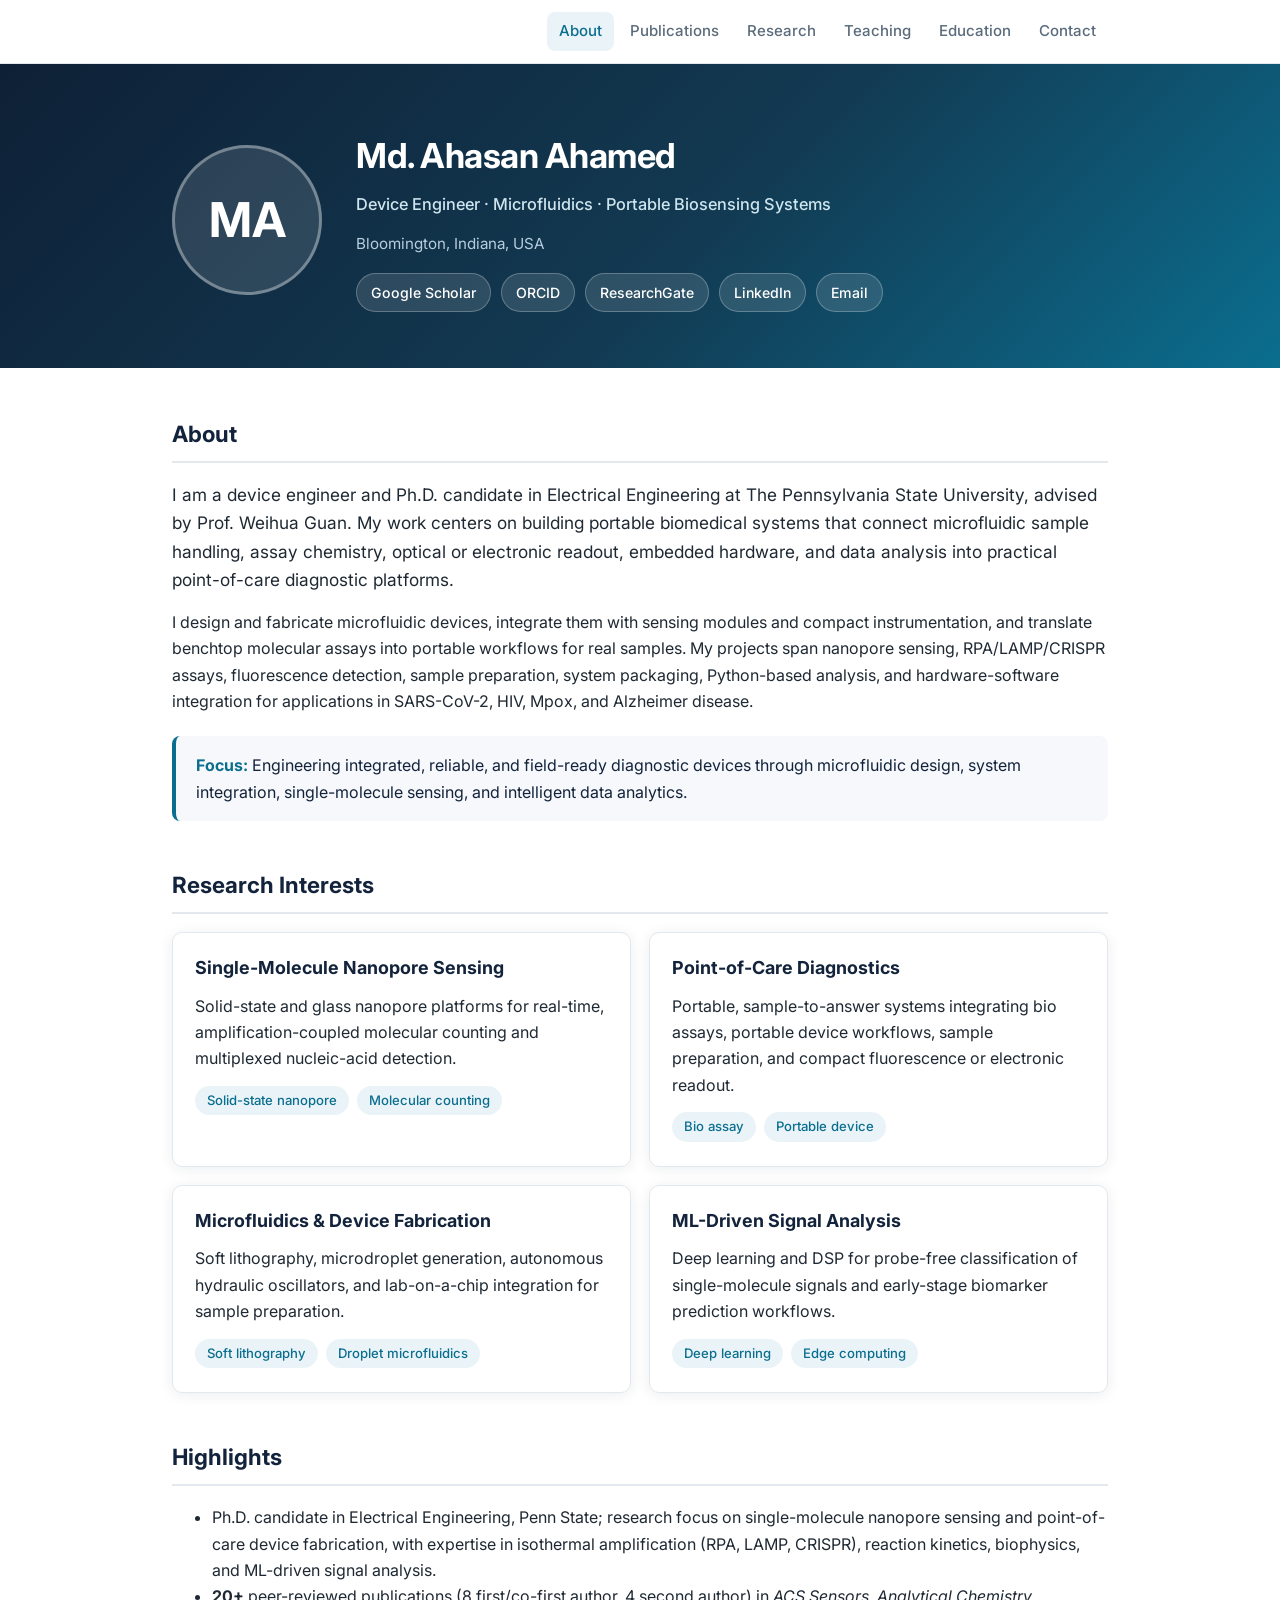
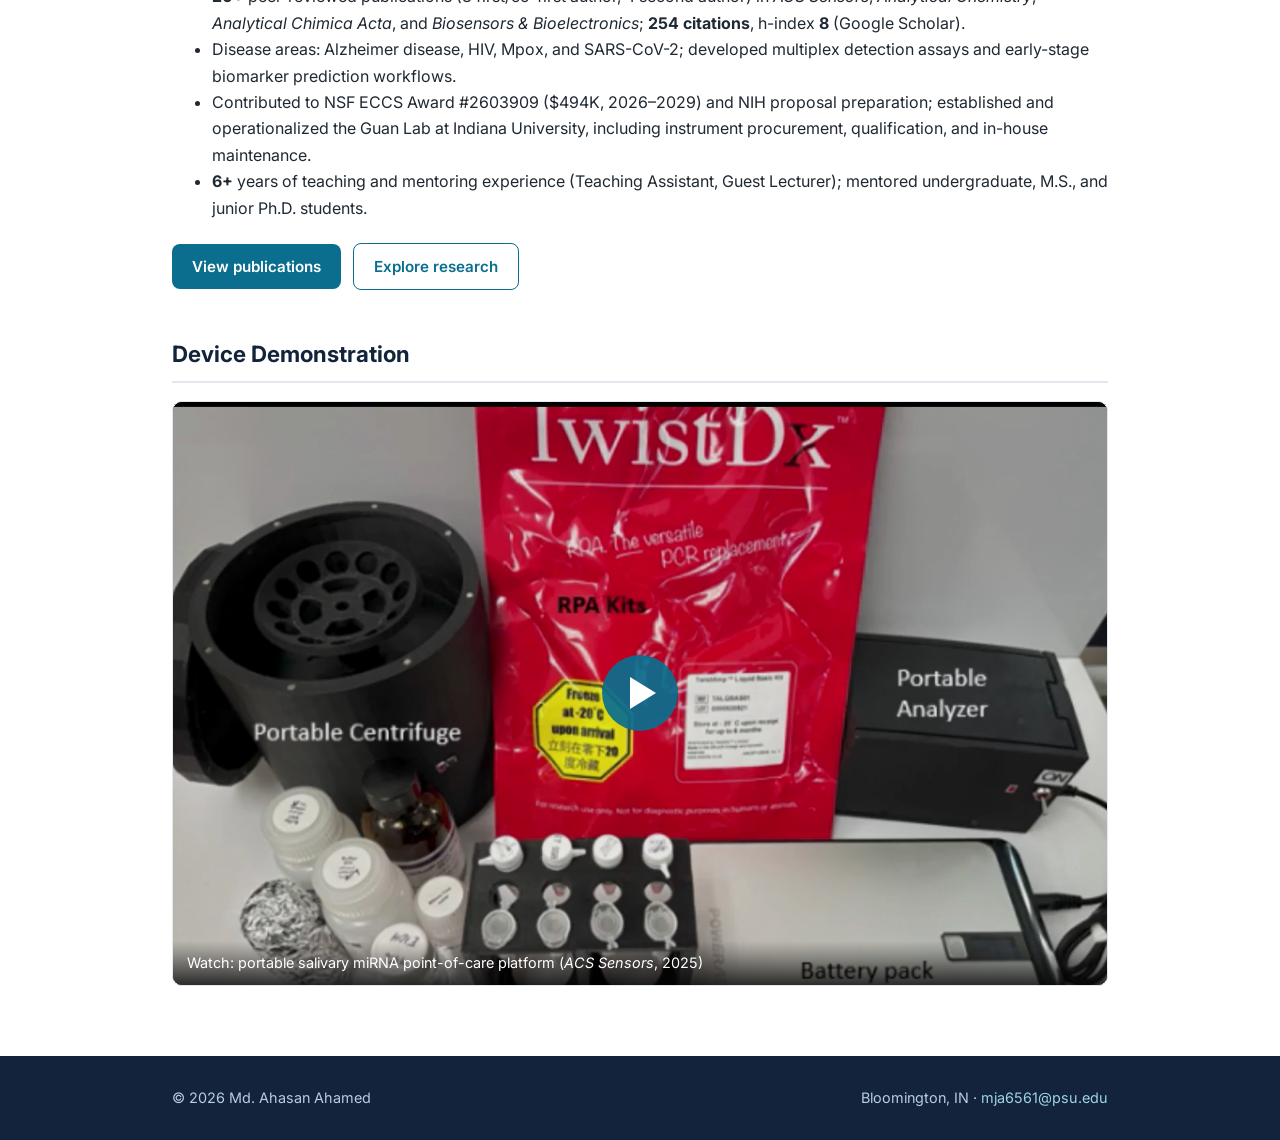
<file: index.html>
<!DOCTYPE html>
<html lang="en">
<head>
<meta charset="UTF-8">
<meta name="viewport" content="width=device-width, initial-scale=1">
<title>Md. Ahasan Ahamed | Biosensing &amp; Diagnostics</title>
<meta name="description" content="Md. Ahasan Ahamed — Ph.D. candidate in Electrical Engineering (Penn State). Single-molecule nanopore sensing, point-of-care diagnostics, microfluidics, biosensing.">
<meta name="author" content="Md. Ahasan Ahamed">
<link rel="preconnect" href="https://fonts.googleapis.com">
<link href="https://fonts.googleapis.com/css2?family=Inter:wght@400;500;600;700&display=swap" rel="stylesheet">
<style>
/* ===========================================================
   Md. Ahasan Ahamed — Academic Website — shared stylesheet
   =========================================================== */
:root{
  --navy:#12233b; --accent:#0b6e8f; --accent-2:#12a1c9;
  --ink:#1f2933; --muted:#5b6b7b; --line:#e3e8ee;
  --bg:#ffffff; --bg-soft:#f6f8fb; --chip:#eaf4f8;
  --maxw:980px; --radius:10px; --shadow:0 2px 14px rgba(18,35,59,.08);
}
*{box-sizing:border-box}
html{scroll-behavior:smooth}
body{margin:0;font-family:"Inter",-apple-system,BlinkMacSystemFont,"Segoe UI",Roboto,Helvetica,Arial,sans-serif;
  color:var(--ink);background:var(--bg);line-height:1.65;font-size:16px;-webkit-font-smoothing:antialiased}
a{color:var(--accent);text-decoration:none}
a:hover{text-decoration:underline}
img{max-width:100%}
.container{max-width:var(--maxw);margin:0 auto;padding:0 22px}

/* Navbar */
.navbar{position:sticky;top:0;z-index:50;background:rgba(255,255,255,.92);
  backdrop-filter:saturate(180%) blur(8px);border-bottom:1px solid var(--line)}
.nav-inner{max-width:var(--maxw);margin:0 auto;padding:12px 22px;display:flex;
  align-items:center;justify-content:space-between;gap:16px}
.brand{font-weight:700;color:var(--navy);font-size:1.05rem;letter-spacing:.2px}
.brand span{color:var(--accent)}
.nav-links{display:flex;flex-wrap:wrap;gap:4px;list-style:none;margin:0;padding:0}
.nav-links a{display:inline-block;padding:7px 12px;border-radius:8px;color:var(--muted);font-weight:500;font-size:.94rem}
.nav-links a:hover{background:var(--bg-soft);color:var(--navy);text-decoration:none}
.nav-links a.active{color:var(--accent);background:var(--chip)}
.nav-toggle{display:none;background:none;border:1px solid var(--line);border-radius:8px;
  padding:6px 10px;font-size:1.1rem;cursor:pointer;color:var(--navy)}

/* Hero */
.hero{background:linear-gradient(135deg,#0e2036 0%,#123a52 55%,#0b6e8f 100%);color:#fff;padding:64px 0 56px}
.hero-inner{max-width:var(--maxw);margin:0 auto;padding:0 22px;display:grid;
  grid-template-columns:150px 1fr;gap:34px;align-items:center}
.avatar{width:150px;height:150px;border-radius:50%;background:rgba(255,255,255,.12);
  border:3px solid rgba(255,255,255,.35);display:flex;align-items:center;justify-content:center;
  font-size:3rem;font-weight:700;color:#fff;overflow:hidden}
.hero h1{margin:0 0 6px;font-size:2.15rem;letter-spacing:-.5px}
.hero .tagline{margin:0 0 14px;color:#cfe6ef;font-weight:500;font-size:1.02rem}
.hero .loc{color:#b7cede;font-size:.95rem;margin:0 0 16px}
.hero-links{display:flex;flex-wrap:wrap;gap:10px}
.hero-links a{display:inline-block;background:rgba(255,255,255,.12);border:1px solid rgba(255,255,255,.25);
  color:#fff;padding:7px 14px;border-radius:20px;font-size:.88rem;font-weight:500}
.hero-links a:hover{background:rgba(255,255,255,.24);text-decoration:none}

/* Sections */
main{padding:48px 0 60px}
section{margin-bottom:46px}
.page-title{font-size:1.9rem;color:var(--navy);margin:0 0 6px;letter-spacing:-.4px}
.page-sub{color:var(--muted);margin:0 0 30px}
h2.section-title{font-size:1.4rem;color:var(--navy);margin:0 0 18px;padding-bottom:8px;border-bottom:2px solid var(--line)}
h3{color:var(--navy);font-size:1.12rem;margin:26px 0 10px}
p{margin:0 0 14px}
.lead{font-size:1.08rem;color:var(--ink)}
.mission{background:var(--bg-soft);border-left:4px solid var(--accent);padding:16px 20px;
  border-radius:8px;margin:22px 0;color:var(--navy)}
.mission strong{color:var(--accent)}

/* Stats */
.stats{display:grid;grid-template-columns:repeat(4,1fr);gap:16px;margin:28px 0}
.stat{background:var(--bg-soft);border:1px solid var(--line);border-radius:var(--radius);padding:18px 14px;text-align:center}
.stat .num{font-size:1.7rem;font-weight:700;color:var(--accent);line-height:1.1}
.stat .lbl{font-size:.85rem;color:var(--muted);margin-top:4px}

/* Cards */
.cards{display:grid;grid-template-columns:repeat(2,1fr);gap:18px}
.card{background:#fff;border:1px solid var(--line);border-radius:var(--radius);padding:20px 22px;box-shadow:var(--shadow)}
.card h3{margin-top:0}
.chips{display:flex;flex-wrap:wrap;gap:8px;margin:10px 0 4px}
.chip{background:var(--chip);color:var(--accent);border-radius:16px;padding:4px 12px;font-size:.82rem;font-weight:500}

/* Timeline */
.timeline{border-left:2px solid var(--line);margin-left:6px;padding-left:24px}
.tl-item{position:relative;margin-bottom:26px}
.tl-item::before{content:"";position:absolute;left:-31px;top:5px;width:12px;height:12px;
  background:var(--accent);border-radius:50%;border:2px solid #fff;box-shadow:0 0 0 2px var(--accent)}
.tl-item .when{font-size:.85rem;color:var(--accent);font-weight:600}
.tl-item h3{margin:2px 0 2px}
.tl-item .where{color:var(--muted);font-size:.95rem;margin-bottom:6px}
.tl-item ul{margin:6px 0 0;padding-left:18px}
.tl-item li{margin-bottom:4px}

/* Publications */
.pub-group{margin-bottom:34px}
.pub-list{list-style:none;margin:0;padding:0}
.pub{display:flex;gap:14px;padding:16px 0;border-bottom:1px solid var(--line)}
.pub .idx{flex:0 0 30px;font-weight:700;color:var(--accent);font-size:.95rem}
.pub .body{flex:1}
.pub .authors{color:var(--muted);font-size:.94rem}
.pub .authors .me{color:var(--navy);font-weight:700}
.pub .venue{font-style:italic;color:var(--navy)}
.pub .meta{display:flex;flex-wrap:wrap;gap:8px;align-items:center;margin-top:6px}
.badge{font-size:.74rem;font-weight:600;padding:2px 9px;border-radius:12px;text-transform:uppercase;letter-spacing:.4px}
.badge.date{background:var(--chip);color:var(--accent)}
.badge.review{background:#fff4e5;color:#b5651d}
.badge.doi{background:#eef2f7;color:var(--muted)}
.badge.doi a{color:var(--muted)}

/* Contact */
.contact-grid{display:grid;grid-template-columns:1fr 1fr;gap:22px}
.info-row{display:flex;gap:10px;margin-bottom:12px}
.info-row .k{font-weight:600;color:var(--navy);min-width:84px}
.ref-card{background:var(--bg-soft);border:1px solid var(--line);border-radius:var(--radius);padding:16px 18px;margin-bottom:14px}
.ref-card .name{font-weight:700;color:var(--navy)}
.ref-card .role{color:var(--muted);font-size:.92rem}

/* Buttons */
.btn{display:inline-block;background:var(--accent);color:#fff;padding:10px 20px;border-radius:8px;font-weight:600;font-size:.95rem}
.btn:hover{background:#095b76;text-decoration:none}
.btn.ghost{background:transparent;color:var(--accent);border:1px solid var(--accent)}
.btn.ghost:hover{background:var(--chip)}

/* Footer */
footer{background:var(--navy);color:#b7cede;padding:30px 0;font-size:.9rem}
footer .container{display:flex;flex-wrap:wrap;justify-content:space-between;gap:14px}
footer a{color:#9ed4e6}

/* Responsive */
@media (max-width:760px){
  .nav-toggle{display:block}
  .nav-links{display:none;width:100%;flex-direction:column;padding-top:10px}
  .nav-links.open{display:flex}
  .nav-inner{flex-wrap:wrap}
  .hero-inner{grid-template-columns:1fr;text-align:center;justify-items:center;gap:20px}
  .hero-links{justify-content:center}
  .stats{grid-template-columns:repeat(2,1fr)}
  .cards{grid-template-columns:1fr}
  .contact-grid{grid-template-columns:1fr}
}

/* --- Revision additions --- */
.scholar-cta{display:flex;flex-wrap:wrap;align-items:center;gap:14px;background:var(--bg-soft);
  border:1px solid var(--line);border-left:4px solid var(--accent);border-radius:10px;padding:16px 20px;margin:0 0 30px}
.scholar-cta .txt{flex:1;min-width:220px;color:var(--navy)}
.pub-year{font-size:1.05rem;color:var(--accent);font-weight:700;margin:26px 0 4px;
  padding-bottom:4px;border-bottom:1px solid var(--line)}
.proj{display:grid;grid-template-columns:260px 1fr;gap:22px;align-items:start;margin-bottom:34px}
.proj.rev{grid-template-columns:1fr 260px}
.proj.rev .fig{order:2}
.fig{border:1px solid var(--line);border-radius:10px;overflow:hidden;background:var(--bg-soft)}
.fig img{display:block;width:100%;height:auto}
.fig .cap{font-size:.78rem;color:var(--muted);padding:8px 10px;border-top:1px solid var(--line)}
.fig-ph{display:flex;align-items:center;justify-content:center;text-align:center;min-height:170px;
  color:var(--muted);font-size:.85rem;padding:16px;background:repeating-linear-gradient(45deg,#f2f6fa,#f2f6fa 10px,#eef3f8 10px,#eef3f8 20px)}
.proj h3{margin-top:0}
.course{margin:0 0 6px}
.course-role{color:var(--muted);font-size:.9rem;margin:0 0 10px}
hr.sep{border:none;border-top:1px solid var(--line);margin:28px 0}
@media (max-width:760px){.proj,.proj.rev{grid-template-columns:1fr}.proj.rev .fig{order:0}}

/* --- pub thumbnails --- */
.pub-thumb{float:right;width:118px;height:auto;margin:2px 0 8px 16px;border:1px solid var(--line);border-radius:6px;background:#fff}
@media (max-width:520px){.pub-thumb{float:none;display:block;width:100%;max-width:220px;margin:8px 0}}

/* --- featured video --- */
.video-feature{margin:0 0 10px}
.video-feature video{width:100%;aspect-ratio:8/5;background:#000;border-radius:10px;border:1px solid var(--line);display:block}
.video-feature .cap{font-size:.85rem;color:var(--muted);margin-top:8px;text-align:center}

/* --- video poster link --- */
.video-link{position:relative;display:block;width:100%;aspect-ratio:8/5;border-radius:10px;overflow:hidden;border:1px solid var(--line);background:#000}
.video-link img{width:100%;height:100%;object-fit:cover;display:block;opacity:.9}
.video-link .play{position:absolute;top:50%;left:50%;transform:translate(-50%,-50%);
  width:76px;height:76px;border-radius:50%;background:rgba(11,110,143,.92);display:flex;align-items:center;justify-content:center}
.video-link .play::after{content:"";border-style:solid;border-width:16px 0 16px 26px;border-color:transparent transparent transparent #fff;margin-left:6px}
.video-link:hover .play{background:rgba(9,91,118,.98)}
.video-link .ov{position:absolute;left:0;right:0;bottom:0;padding:10px 14px;color:#fff;font-size:.9rem;
  background:linear-gradient(transparent,rgba(0,0,0,.7))}

</style>
</head>
<body>
<nav class="navbar">
  <div class="nav-inner">
    <a class="brand" href="index.html" aria-label="Home"></a>
    <button class="nav-toggle" aria-label="Menu">&#9776;</button>
    <ul class="nav-links">
      <li><a href="index.html" class="active">About</a></li>
      <li><a href="publications.html">Publications</a></li>
      <li><a href="research.html">Research</a></li>
      <li><a href="teaching.html">Teaching</a></li>
      <li><a href="education.html">Education</a></li>
      <li><a href="contact.html">Contact</a></li>
    </ul>
  </div>
</nav>

<header class="hero">
  <div class="hero-inner">
    <div class="avatar" id="avatar">MA</div>
    <div>
      <h1>Md. Ahasan Ahamed</h1>
      <p class="tagline">Device Engineer &middot; Microfluidics &middot; Portable Biosensing Systems</p>
      <p class="loc">Bloomington, Indiana, USA</p>
      <div class="hero-links">
        <a href="https://scholar.google.com/citations?user=elt2-ZsAAAAJ&hl=en" target="_blank" rel="noopener">Google Scholar</a>
        <a href="https://orcid.org/0009-0006-9962-2994" target="_blank" rel="noopener">ORCID</a>
        <a href="https://www.researchgate.net/profile/Md-Ahamed-3?ev=hdr_xprf" target="_blank" rel="noopener">ResearchGate</a>
        <a href="https://www.linkedin.com/" target="_blank" rel="noopener">LinkedIn</a>
        <a href="mailto:mja6561@psu.edu">Email</a>
      </div>
    </div>
  </div>
</header>

<main>
<div class="container">

  <section>
    <h2 class="section-title">About</h2>
    <p class="lead">I am a device engineer and Ph.D. candidate in Electrical Engineering at The Pennsylvania State University, advised by Prof. Weihua Guan. My work centers on building portable biomedical systems that connect microfluidic sample handling, assay chemistry, optical or electronic readout, embedded hardware, and data analysis into practical point-of-care diagnostic platforms.</p>
    <p>I design and fabricate microfluidic devices, integrate them with sensing modules and compact instrumentation, and translate benchtop molecular assays into portable workflows for real samples. My projects span nanopore sensing, RPA/LAMP/CRISPR assays, fluorescence detection, sample preparation, system packaging, Python-based analysis, and hardware-software integration for applications in SARS-CoV-2, HIV, Mpox, and Alzheimer disease.</p>
    <div class="mission">
      <strong>Focus:</strong> Engineering integrated, reliable, and field-ready diagnostic devices through microfluidic design, system integration, single-molecule sensing, and intelligent data analytics.
    </div>
  </section>

  <section>
    <h2 class="section-title">Research Interests</h2>
    <div class="cards">
      <div class="card">
        <h3>Single-Molecule Nanopore Sensing</h3>
        <p>Solid-state and glass nanopore platforms for real-time, amplification-coupled molecular counting and multiplexed nucleic-acid detection.</p>
        <div class="chips"><span class="chip">Solid-state nanopore</span><span class="chip">Molecular counting</span></div>
      </div>
      <div class="card">
        <h3>Point-of-Care Diagnostics</h3>
        <p>Portable, sample-to-answer systems integrating bio assays, portable device workflows, sample preparation, and compact fluorescence or electronic readout.</p>
        <div class="chips"><span class="chip">Bio assay</span><span class="chip">Portable device</span></div>
      </div>
      <div class="card">
        <h3>Microfluidics &amp; Device Fabrication</h3>
        <p>Soft lithography, microdroplet generation, autonomous hydraulic oscillators, and lab-on-a-chip integration for sample preparation.</p>
        <div class="chips"><span class="chip">Soft lithography</span><span class="chip">Droplet microfluidics</span></div>
      </div>
      <div class="card">
        <h3>ML-Driven Signal Analysis</h3>
        <p>Deep learning and DSP for probe-free classification of single-molecule signals and early-stage biomarker prediction workflows.</p>
        <div class="chips"><span class="chip">Deep learning</span><span class="chip">Edge computing</span></div>
      </div>
    </div>
  </section>

  <section>
    <h2 class="section-title">Highlights</h2>
    <ul>
      <li>Ph.D. candidate in Electrical Engineering, Penn State; research focus on single-molecule nanopore sensing and point-of-care device fabrication, with expertise in isothermal amplification (RPA, LAMP, CRISPR), reaction kinetics, biophysics, and ML-driven signal analysis.</li>
      <li><strong>20+</strong> peer-reviewed publications (8 first/co-first author, 4 second author) in <em>ACS Sensors</em>, <em>Analytical Chemistry</em>, <em>Analytical Chimica Acta</em>, and <em>Biosensors &amp; Bioelectronics</em>; <strong>254 citations</strong>, h-index <strong>8</strong> (Google Scholar).</li>
      <li>Disease areas: Alzheimer disease, HIV, Mpox, and SARS-CoV-2; developed multiplex detection assays and early-stage biomarker prediction workflows.</li>
      <li>Contributed to NSF ECCS Award #2603909 ($494K, 2026&ndash;2029) and NIH proposal preparation; established and operationalized the Guan Lab at Indiana University, including instrument procurement, qualification, and in-house maintenance.</li>
      <li><strong>6+</strong> years of teaching and mentoring experience (Teaching Assistant, Guest Lecturer); mentored undergraduate, M.S., and junior Ph.D. students.</li>
    </ul>
    <p style="margin-top:22px"><a class="btn" href="publications.html">View publications</a> &nbsp; <a class="btn ghost" href="research.html">Explore research</a></p>
  </section>

  <section class="video-feature">
    <h2 class="section-title">Device Demonstration</h2>
    <a class="video-link" href="https://pubs.acs.org/doi/suppl/10.1021/acssensors.5c01275/suppl_file/se5c01275_si_002.mp4" target="_blank" rel="noopener" aria-label="Play demonstration video">
      <img src="assets/home/device-video-poster.png" alt="Portable diagnostic device setup with centrifuge, RPA reagents, analyzer, and battery pack">
      <span class="play"></span>
      <span class="ov">Watch: portable salivary miRNA point-of-care platform (<em>ACS Sensors</em>, 2025)</span>
    </a>
  </section>

</div>
</main>

<footer>
  <div class="container">
    <div>&copy; 2026 Md. Ahasan Ahamed</div>
    <div>Bloomington, IN &middot; <a href="mailto:mja6561@psu.edu">mja6561@psu.edu</a></div>
  </div>
</footer>
<script>
// mobile nav toggle
document.addEventListener('DOMContentLoaded',function(){
  var t=document.querySelector('.nav-toggle');
  var l=document.querySelector('.nav-links');
  if(t&&l){t.addEventListener('click',function(){l.classList.toggle('open');});}
});

</script>
</body>
</html>
</file>
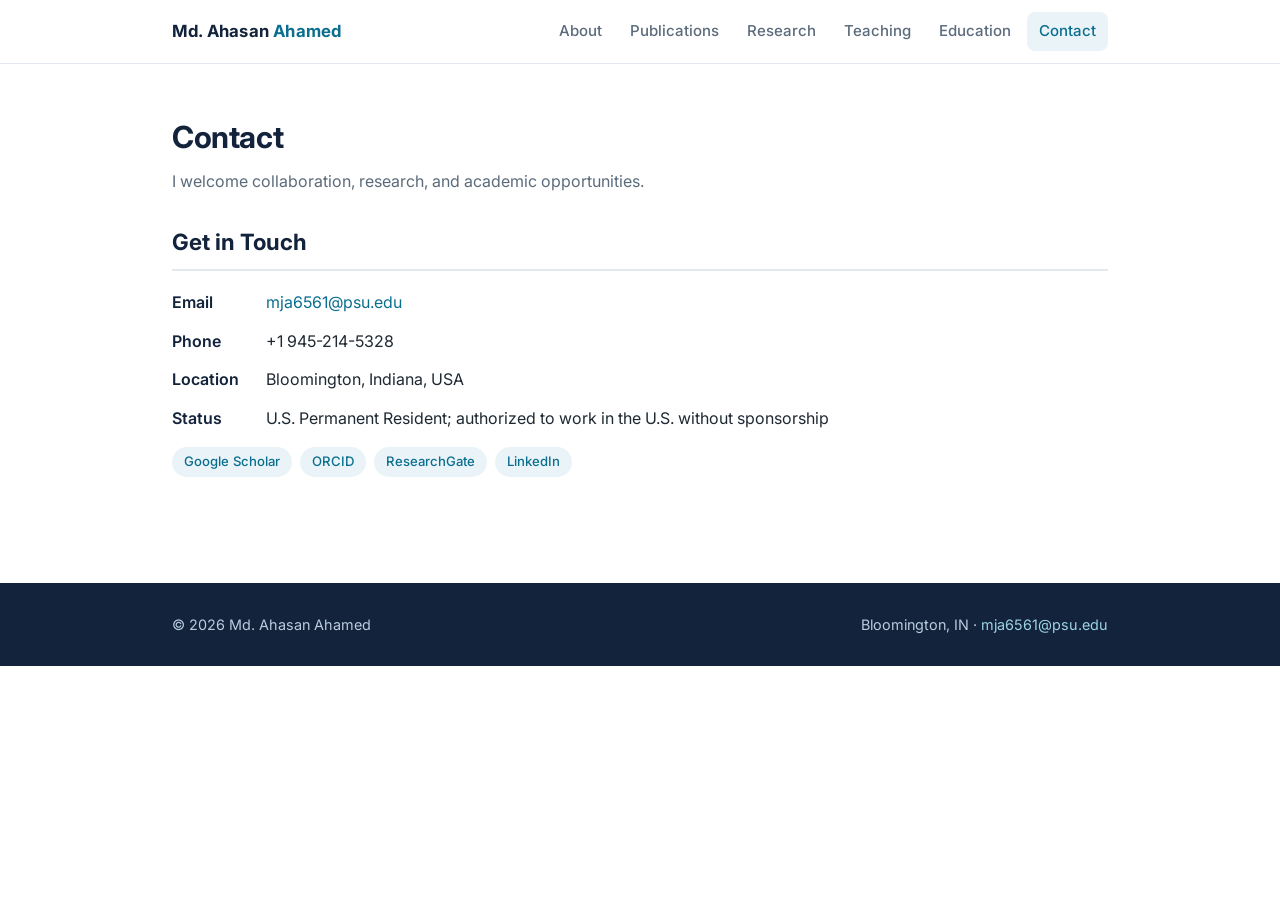
<file: contact.html>
<!DOCTYPE html>
<html lang="en">
<head>
<meta charset="UTF-8">
<meta name="viewport" content="width=device-width, initial-scale=1">
<title>Contact | Md. Ahasan Ahamed</title>
<meta name="description" content="Contact information for Md. Ahasan Ahamed.">
<link rel="preconnect" href="https://fonts.googleapis.com">
<link href="https://fonts.googleapis.com/css2?family=Inter:wght@400;500;600;700&display=swap" rel="stylesheet">
<style>
/* ===========================================================
   Md. Ahasan Ahamed — Academic Website — shared stylesheet
   =========================================================== */
:root{
  --navy:#12233b; --accent:#0b6e8f; --accent-2:#12a1c9;
  --ink:#1f2933; --muted:#5b6b7b; --line:#e3e8ee;
  --bg:#ffffff; --bg-soft:#f6f8fb; --chip:#eaf4f8;
  --maxw:980px; --radius:10px; --shadow:0 2px 14px rgba(18,35,59,.08);
}
*{box-sizing:border-box}
html{scroll-behavior:smooth}
body{margin:0;font-family:"Inter",-apple-system,BlinkMacSystemFont,"Segoe UI",Roboto,Helvetica,Arial,sans-serif;
  color:var(--ink);background:var(--bg);line-height:1.65;font-size:16px;-webkit-font-smoothing:antialiased}
a{color:var(--accent);text-decoration:none}
a:hover{text-decoration:underline}
img{max-width:100%}
.container{max-width:var(--maxw);margin:0 auto;padding:0 22px}

/* Navbar */
.navbar{position:sticky;top:0;z-index:50;background:rgba(255,255,255,.92);
  backdrop-filter:saturate(180%) blur(8px);border-bottom:1px solid var(--line)}
.nav-inner{max-width:var(--maxw);margin:0 auto;padding:12px 22px;display:flex;
  align-items:center;justify-content:space-between;gap:16px}
.brand{font-weight:700;color:var(--navy);font-size:1.05rem;letter-spacing:.2px}
.brand span{color:var(--accent)}
.nav-links{display:flex;flex-wrap:wrap;gap:4px;list-style:none;margin:0;padding:0}
.nav-links a{display:inline-block;padding:7px 12px;border-radius:8px;color:var(--muted);font-weight:500;font-size:.94rem}
.nav-links a:hover{background:var(--bg-soft);color:var(--navy);text-decoration:none}
.nav-links a.active{color:var(--accent);background:var(--chip)}
.nav-toggle{display:none;background:none;border:1px solid var(--line);border-radius:8px;
  padding:6px 10px;font-size:1.1rem;cursor:pointer;color:var(--navy)}

/* Hero */
.hero{background:linear-gradient(135deg,#0e2036 0%,#123a52 55%,#0b6e8f 100%);color:#fff;padding:64px 0 56px}
.hero-inner{max-width:var(--maxw);margin:0 auto;padding:0 22px;display:grid;
  grid-template-columns:150px 1fr;gap:34px;align-items:center}
.avatar{width:150px;height:150px;border-radius:50%;background:rgba(255,255,255,.12);
  border:3px solid rgba(255,255,255,.35);display:flex;align-items:center;justify-content:center;
  font-size:3rem;font-weight:700;color:#fff;overflow:hidden}
.hero h1{margin:0 0 6px;font-size:2.15rem;letter-spacing:-.5px}
.hero .tagline{margin:0 0 14px;color:#cfe6ef;font-weight:500;font-size:1.02rem}
.hero .loc{color:#b7cede;font-size:.95rem;margin:0 0 16px}
.hero-links{display:flex;flex-wrap:wrap;gap:10px}
.hero-links a{display:inline-block;background:rgba(255,255,255,.12);border:1px solid rgba(255,255,255,.25);
  color:#fff;padding:7px 14px;border-radius:20px;font-size:.88rem;font-weight:500}
.hero-links a:hover{background:rgba(255,255,255,.24);text-decoration:none}

/* Sections */
main{padding:48px 0 60px}
section{margin-bottom:46px}
.page-title{font-size:1.9rem;color:var(--navy);margin:0 0 6px;letter-spacing:-.4px}
.page-sub{color:var(--muted);margin:0 0 30px}
h2.section-title{font-size:1.4rem;color:var(--navy);margin:0 0 18px;padding-bottom:8px;border-bottom:2px solid var(--line)}
h3{color:var(--navy);font-size:1.12rem;margin:26px 0 10px}
p{margin:0 0 14px}
.lead{font-size:1.08rem;color:var(--ink)}
.mission{background:var(--bg-soft);border-left:4px solid var(--accent);padding:16px 20px;
  border-radius:8px;margin:22px 0;color:var(--navy)}
.mission strong{color:var(--accent)}

/* Stats */
.stats{display:grid;grid-template-columns:repeat(4,1fr);gap:16px;margin:28px 0}
.stat{background:var(--bg-soft);border:1px solid var(--line);border-radius:var(--radius);padding:18px 14px;text-align:center}
.stat .num{font-size:1.7rem;font-weight:700;color:var(--accent);line-height:1.1}
.stat .lbl{font-size:.85rem;color:var(--muted);margin-top:4px}

/* Cards */
.cards{display:grid;grid-template-columns:repeat(2,1fr);gap:18px}
.card{background:#fff;border:1px solid var(--line);border-radius:var(--radius);padding:20px 22px;box-shadow:var(--shadow)}
.card h3{margin-top:0}
.chips{display:flex;flex-wrap:wrap;gap:8px;margin:10px 0 4px}
.chip{background:var(--chip);color:var(--accent);border-radius:16px;padding:4px 12px;font-size:.82rem;font-weight:500}

/* Timeline */
.timeline{border-left:2px solid var(--line);margin-left:6px;padding-left:24px}
.tl-item{position:relative;margin-bottom:26px}
.tl-item::before{content:"";position:absolute;left:-31px;top:5px;width:12px;height:12px;
  background:var(--accent);border-radius:50%;border:2px solid #fff;box-shadow:0 0 0 2px var(--accent)}
.tl-item .when{font-size:.85rem;color:var(--accent);font-weight:600}
.tl-item h3{margin:2px 0 2px}
.tl-item .where{color:var(--muted);font-size:.95rem;margin-bottom:6px}
.tl-item ul{margin:6px 0 0;padding-left:18px}
.tl-item li{margin-bottom:4px}

/* Publications */
.pub-group{margin-bottom:34px}
.pub-list{list-style:none;margin:0;padding:0}
.pub{display:flex;gap:14px;padding:16px 0;border-bottom:1px solid var(--line)}
.pub .idx{flex:0 0 30px;font-weight:700;color:var(--accent);font-size:.95rem}
.pub .body{flex:1}
.pub .authors{color:var(--muted);font-size:.94rem}
.pub .authors .me{color:var(--navy);font-weight:700}
.pub .venue{font-style:italic;color:var(--navy)}
.pub .meta{display:flex;flex-wrap:wrap;gap:8px;align-items:center;margin-top:6px}
.badge{font-size:.74rem;font-weight:600;padding:2px 9px;border-radius:12px;text-transform:uppercase;letter-spacing:.4px}
.badge.date{background:var(--chip);color:var(--accent)}
.badge.review{background:#fff4e5;color:#b5651d}
.badge.doi{background:#eef2f7;color:var(--muted)}
.badge.doi a{color:var(--muted)}

/* Contact */
.contact-grid{display:grid;grid-template-columns:1fr 1fr;gap:22px}
.info-row{display:flex;gap:10px;margin-bottom:12px}
.info-row .k{font-weight:600;color:var(--navy);min-width:84px}
.ref-card{background:var(--bg-soft);border:1px solid var(--line);border-radius:var(--radius);padding:16px 18px;margin-bottom:14px}
.ref-card .name{font-weight:700;color:var(--navy)}
.ref-card .role{color:var(--muted);font-size:.92rem}

/* Buttons */
.btn{display:inline-block;background:var(--accent);color:#fff;padding:10px 20px;border-radius:8px;font-weight:600;font-size:.95rem}
.btn:hover{background:#095b76;text-decoration:none}
.btn.ghost{background:transparent;color:var(--accent);border:1px solid var(--accent)}
.btn.ghost:hover{background:var(--chip)}

/* Footer */
footer{background:var(--navy);color:#b7cede;padding:30px 0;font-size:.9rem}
footer .container{display:flex;flex-wrap:wrap;justify-content:space-between;gap:14px}
footer a{color:#9ed4e6}

/* Responsive */
@media (max-width:760px){
  .nav-toggle{display:block}
  .nav-links{display:none;width:100%;flex-direction:column;padding-top:10px}
  .nav-links.open{display:flex}
  .nav-inner{flex-wrap:wrap}
  .hero-inner{grid-template-columns:1fr;text-align:center;justify-items:center;gap:20px}
  .hero-links{justify-content:center}
  .stats{grid-template-columns:repeat(2,1fr)}
  .cards{grid-template-columns:1fr}
  .contact-grid{grid-template-columns:1fr}
}

/* --- Revision additions --- */
.scholar-cta{display:flex;flex-wrap:wrap;align-items:center;gap:14px;background:var(--bg-soft);
  border:1px solid var(--line);border-left:4px solid var(--accent);border-radius:10px;padding:16px 20px;margin:0 0 30px}
.scholar-cta .txt{flex:1;min-width:220px;color:var(--navy)}
.pub-year{font-size:1.05rem;color:var(--accent);font-weight:700;margin:26px 0 4px;
  padding-bottom:4px;border-bottom:1px solid var(--line)}
.proj{display:grid;grid-template-columns:260px 1fr;gap:22px;align-items:start;margin-bottom:34px}
.proj.rev{grid-template-columns:1fr 260px}
.proj.rev .fig{order:2}
.fig{border:1px solid var(--line);border-radius:10px;overflow:hidden;background:var(--bg-soft)}
.fig img{display:block;width:100%;height:auto}
.fig .cap{font-size:.78rem;color:var(--muted);padding:8px 10px;border-top:1px solid var(--line)}
.fig-ph{display:flex;align-items:center;justify-content:center;text-align:center;min-height:170px;
  color:var(--muted);font-size:.85rem;padding:16px;background:repeating-linear-gradient(45deg,#f2f6fa,#f2f6fa 10px,#eef3f8 10px,#eef3f8 20px)}
.proj h3{margin-top:0}
.course{margin:0 0 6px}
.course-role{color:var(--muted);font-size:.9rem;margin:0 0 10px}
hr.sep{border:none;border-top:1px solid var(--line);margin:28px 0}
@media (max-width:760px){.proj,.proj.rev{grid-template-columns:1fr}.proj.rev .fig{order:0}}

</style>
</head>
<body>
<nav class="navbar">
  <div class="nav-inner">
    <a class="brand" href="index.html">Md. Ahasan <span>Ahamed</span></a>
    <button class="nav-toggle" aria-label="Menu">&#9776;</button>
    <ul class="nav-links">
      <li><a href="index.html">About</a></li>
      <li><a href="publications.html">Publications</a></li>
      <li><a href="research.html">Research</a></li>
      <li><a href="teaching.html">Teaching</a></li>
      <li><a href="education.html">Education</a></li>
      <li><a href="contact.html" class="active">Contact</a></li>
    </ul>
  </div>
</nav>

<main>
<div class="container">
  <h1 class="page-title">Contact</h1>
  <p class="page-sub">I welcome collaboration, research, and academic opportunities.</p>

  <section>
    <h2 class="section-title">Get in Touch</h2>
    <div class="info-row"><span class="k">Email</span><span><a href="mailto:mja6561@psu.edu">mja6561@psu.edu</a></span></div>
    <div class="info-row"><span class="k">Phone</span><span>+1 945-214-5328</span></div>
    <div class="info-row"><span class="k">Location</span><span>Bloomington, Indiana, USA</span></div>
    <div class="info-row"><span class="k">Status</span><span>U.S. Permanent Resident; authorized to work in the U.S. without sponsorship</span></div>
    <div class="chips" style="margin-top:16px">
      <a class="chip" href="https://scholar.google.com/citations?user=elt2-ZsAAAAJ&hl=en" target="_blank" rel="noopener">Google Scholar</a>
      <a class="chip" href="https://orcid.org/0009-0006-9962-2994" target="_blank" rel="noopener">ORCID</a>
      <a class="chip" href="https://www.researchgate.net/profile/Md-Ahamed-3?ev=hdr_xprf" target="_blank" rel="noopener">ResearchGate</a>
      <a class="chip" href="https://www.linkedin.com/" target="_blank" rel="noopener">LinkedIn</a>
    </div>
  </section>

</div>
</main>

<footer>
  <div class="container">
    <div>&copy; 2026 Md. Ahasan Ahamed</div>
    <div>Bloomington, IN &middot; <a href="mailto:mja6561@psu.edu">mja6561@psu.edu</a></div>
  </div>
</footer>
<script>
// mobile nav toggle
document.addEventListener('DOMContentLoaded',function(){
  var t=document.querySelector('.nav-toggle');
  var l=document.querySelector('.nav-links');
  if(t&&l){t.addEventListener('click',function(){l.classList.toggle('open');});}
});

</script>
</body>
</html>
</file>
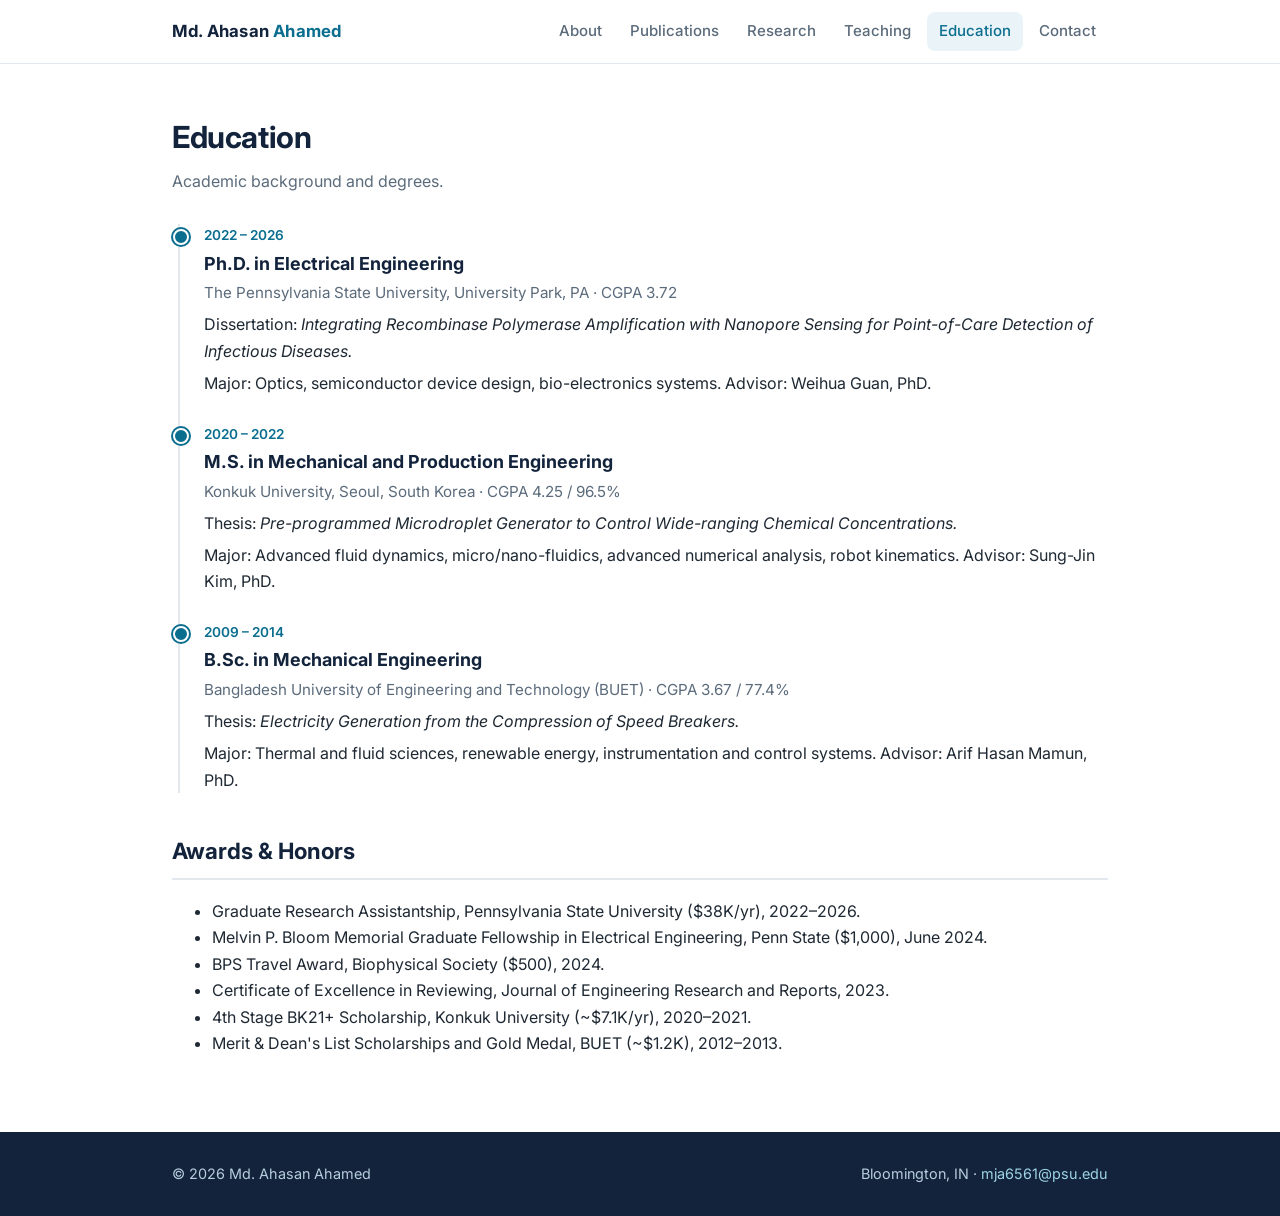
<file: education.html>
<!DOCTYPE html>
<html lang="en">
<head>
<meta charset="UTF-8">
<meta name="viewport" content="width=device-width, initial-scale=1">
<title>Education | Md. Ahasan Ahamed</title>
<meta name="description" content="Academic background and degrees of Md. Ahasan Ahamed.">
<link rel="preconnect" href="https://fonts.googleapis.com">
<link href="https://fonts.googleapis.com/css2?family=Inter:wght@400;500;600;700&display=swap" rel="stylesheet">
<style>
/* ===========================================================
   Md. Ahasan Ahamed — Academic Website — shared stylesheet
   =========================================================== */
:root{
  --navy:#12233b; --accent:#0b6e8f; --accent-2:#12a1c9;
  --ink:#1f2933; --muted:#5b6b7b; --line:#e3e8ee;
  --bg:#ffffff; --bg-soft:#f6f8fb; --chip:#eaf4f8;
  --maxw:980px; --radius:10px; --shadow:0 2px 14px rgba(18,35,59,.08);
}
*{box-sizing:border-box}
html{scroll-behavior:smooth}
body{margin:0;font-family:"Inter",-apple-system,BlinkMacSystemFont,"Segoe UI",Roboto,Helvetica,Arial,sans-serif;
  color:var(--ink);background:var(--bg);line-height:1.65;font-size:16px;-webkit-font-smoothing:antialiased}
a{color:var(--accent);text-decoration:none}
a:hover{text-decoration:underline}
img{max-width:100%}
.container{max-width:var(--maxw);margin:0 auto;padding:0 22px}

/* Navbar */
.navbar{position:sticky;top:0;z-index:50;background:rgba(255,255,255,.92);
  backdrop-filter:saturate(180%) blur(8px);border-bottom:1px solid var(--line)}
.nav-inner{max-width:var(--maxw);margin:0 auto;padding:12px 22px;display:flex;
  align-items:center;justify-content:space-between;gap:16px}
.brand{font-weight:700;color:var(--navy);font-size:1.05rem;letter-spacing:.2px}
.brand span{color:var(--accent)}
.nav-links{display:flex;flex-wrap:wrap;gap:4px;list-style:none;margin:0;padding:0}
.nav-links a{display:inline-block;padding:7px 12px;border-radius:8px;color:var(--muted);font-weight:500;font-size:.94rem}
.nav-links a:hover{background:var(--bg-soft);color:var(--navy);text-decoration:none}
.nav-links a.active{color:var(--accent);background:var(--chip)}
.nav-toggle{display:none;background:none;border:1px solid var(--line);border-radius:8px;
  padding:6px 10px;font-size:1.1rem;cursor:pointer;color:var(--navy)}

/* Hero */
.hero{background:linear-gradient(135deg,#0e2036 0%,#123a52 55%,#0b6e8f 100%);color:#fff;padding:64px 0 56px}
.hero-inner{max-width:var(--maxw);margin:0 auto;padding:0 22px;display:grid;
  grid-template-columns:150px 1fr;gap:34px;align-items:center}
.avatar{width:150px;height:150px;border-radius:50%;background:rgba(255,255,255,.12);
  border:3px solid rgba(255,255,255,.35);display:flex;align-items:center;justify-content:center;
  font-size:3rem;font-weight:700;color:#fff;overflow:hidden}
.hero h1{margin:0 0 6px;font-size:2.15rem;letter-spacing:-.5px}
.hero .tagline{margin:0 0 14px;color:#cfe6ef;font-weight:500;font-size:1.02rem}
.hero .loc{color:#b7cede;font-size:.95rem;margin:0 0 16px}
.hero-links{display:flex;flex-wrap:wrap;gap:10px}
.hero-links a{display:inline-block;background:rgba(255,255,255,.12);border:1px solid rgba(255,255,255,.25);
  color:#fff;padding:7px 14px;border-radius:20px;font-size:.88rem;font-weight:500}
.hero-links a:hover{background:rgba(255,255,255,.24);text-decoration:none}

/* Sections */
main{padding:48px 0 60px}
section{margin-bottom:46px}
.page-title{font-size:1.9rem;color:var(--navy);margin:0 0 6px;letter-spacing:-.4px}
.page-sub{color:var(--muted);margin:0 0 30px}
h2.section-title{font-size:1.4rem;color:var(--navy);margin:0 0 18px;padding-bottom:8px;border-bottom:2px solid var(--line)}
h3{color:var(--navy);font-size:1.12rem;margin:26px 0 10px}
p{margin:0 0 14px}
.lead{font-size:1.08rem;color:var(--ink)}
.mission{background:var(--bg-soft);border-left:4px solid var(--accent);padding:16px 20px;
  border-radius:8px;margin:22px 0;color:var(--navy)}
.mission strong{color:var(--accent)}

/* Stats */
.stats{display:grid;grid-template-columns:repeat(4,1fr);gap:16px;margin:28px 0}
.stat{background:var(--bg-soft);border:1px solid var(--line);border-radius:var(--radius);padding:18px 14px;text-align:center}
.stat .num{font-size:1.7rem;font-weight:700;color:var(--accent);line-height:1.1}
.stat .lbl{font-size:.85rem;color:var(--muted);margin-top:4px}

/* Cards */
.cards{display:grid;grid-template-columns:repeat(2,1fr);gap:18px}
.card{background:#fff;border:1px solid var(--line);border-radius:var(--radius);padding:20px 22px;box-shadow:var(--shadow)}
.card h3{margin-top:0}
.chips{display:flex;flex-wrap:wrap;gap:8px;margin:10px 0 4px}
.chip{background:var(--chip);color:var(--accent);border-radius:16px;padding:4px 12px;font-size:.82rem;font-weight:500}

/* Timeline */
.timeline{border-left:2px solid var(--line);margin-left:6px;padding-left:24px}
.tl-item{position:relative;margin-bottom:26px}
.tl-item::before{content:"";position:absolute;left:-31px;top:5px;width:12px;height:12px;
  background:var(--accent);border-radius:50%;border:2px solid #fff;box-shadow:0 0 0 2px var(--accent)}
.tl-item .when{font-size:.85rem;color:var(--accent);font-weight:600}
.tl-item h3{margin:2px 0 2px}
.tl-item .where{color:var(--muted);font-size:.95rem;margin-bottom:6px}
.tl-item ul{margin:6px 0 0;padding-left:18px}
.tl-item li{margin-bottom:4px}

/* Publications */
.pub-group{margin-bottom:34px}
.pub-list{list-style:none;margin:0;padding:0}
.pub{display:flex;gap:14px;padding:16px 0;border-bottom:1px solid var(--line)}
.pub .idx{flex:0 0 30px;font-weight:700;color:var(--accent);font-size:.95rem}
.pub .body{flex:1}
.pub .authors{color:var(--muted);font-size:.94rem}
.pub .authors .me{color:var(--navy);font-weight:700}
.pub .venue{font-style:italic;color:var(--navy)}
.pub .meta{display:flex;flex-wrap:wrap;gap:8px;align-items:center;margin-top:6px}
.badge{font-size:.74rem;font-weight:600;padding:2px 9px;border-radius:12px;text-transform:uppercase;letter-spacing:.4px}
.badge.date{background:var(--chip);color:var(--accent)}
.badge.review{background:#fff4e5;color:#b5651d}
.badge.doi{background:#eef2f7;color:var(--muted)}
.badge.doi a{color:var(--muted)}

/* Contact */
.contact-grid{display:grid;grid-template-columns:1fr 1fr;gap:22px}
.info-row{display:flex;gap:10px;margin-bottom:12px}
.info-row .k{font-weight:600;color:var(--navy);min-width:84px}
.ref-card{background:var(--bg-soft);border:1px solid var(--line);border-radius:var(--radius);padding:16px 18px;margin-bottom:14px}
.ref-card .name{font-weight:700;color:var(--navy)}
.ref-card .role{color:var(--muted);font-size:.92rem}

/* Buttons */
.btn{display:inline-block;background:var(--accent);color:#fff;padding:10px 20px;border-radius:8px;font-weight:600;font-size:.95rem}
.btn:hover{background:#095b76;text-decoration:none}
.btn.ghost{background:transparent;color:var(--accent);border:1px solid var(--accent)}
.btn.ghost:hover{background:var(--chip)}

/* Footer */
footer{background:var(--navy);color:#b7cede;padding:30px 0;font-size:.9rem}
footer .container{display:flex;flex-wrap:wrap;justify-content:space-between;gap:14px}
footer a{color:#9ed4e6}

/* Responsive */
@media (max-width:760px){
  .nav-toggle{display:block}
  .nav-links{display:none;width:100%;flex-direction:column;padding-top:10px}
  .nav-links.open{display:flex}
  .nav-inner{flex-wrap:wrap}
  .hero-inner{grid-template-columns:1fr;text-align:center;justify-items:center;gap:20px}
  .hero-links{justify-content:center}
  .stats{grid-template-columns:repeat(2,1fr)}
  .cards{grid-template-columns:1fr}
  .contact-grid{grid-template-columns:1fr}
}

/* --- Revision additions --- */
.scholar-cta{display:flex;flex-wrap:wrap;align-items:center;gap:14px;background:var(--bg-soft);
  border:1px solid var(--line);border-left:4px solid var(--accent);border-radius:10px;padding:16px 20px;margin:0 0 30px}
.scholar-cta .txt{flex:1;min-width:220px;color:var(--navy)}
.pub-year{font-size:1.05rem;color:var(--accent);font-weight:700;margin:26px 0 4px;
  padding-bottom:4px;border-bottom:1px solid var(--line)}
.proj{display:grid;grid-template-columns:260px 1fr;gap:22px;align-items:start;margin-bottom:34px}
.proj.rev{grid-template-columns:1fr 260px}
.proj.rev .fig{order:2}
.fig{border:1px solid var(--line);border-radius:10px;overflow:hidden;background:var(--bg-soft)}
.fig img{display:block;width:100%;height:auto}
.fig .cap{font-size:.78rem;color:var(--muted);padding:8px 10px;border-top:1px solid var(--line)}
.fig-ph{display:flex;align-items:center;justify-content:center;text-align:center;min-height:170px;
  color:var(--muted);font-size:.85rem;padding:16px;background:repeating-linear-gradient(45deg,#f2f6fa,#f2f6fa 10px,#eef3f8 10px,#eef3f8 20px)}
.proj h3{margin-top:0}
.course{margin:0 0 6px}
.course-role{color:var(--muted);font-size:.9rem;margin:0 0 10px}
hr.sep{border:none;border-top:1px solid var(--line);margin:28px 0}
@media (max-width:760px){.proj,.proj.rev{grid-template-columns:1fr}.proj.rev .fig{order:0}}

</style>
</head>
<body>
<nav class="navbar">
  <div class="nav-inner">
    <a class="brand" href="index.html">Md. Ahasan <span>Ahamed</span></a>
    <button class="nav-toggle" aria-label="Menu">&#9776;</button>
    <ul class="nav-links">
      <li><a href="index.html">About</a></li>
      <li><a href="publications.html">Publications</a></li>
      <li><a href="research.html">Research</a></li>
      <li><a href="teaching.html">Teaching</a></li>
      <li><a href="education.html" class="active">Education</a></li>
      <li><a href="contact.html">Contact</a></li>
    </ul>
  </div>
</nav>

<main>
<div class="container">
  <h1 class="page-title">Education</h1>
  <p class="page-sub">Academic background and degrees.</p>

  <div class="timeline">
    <div class="tl-item">
      <div class="when">2022 &ndash; 2026</div>
      <h3>Ph.D. in Electrical Engineering</h3>
      <div class="where">The Pennsylvania State University, University Park, PA &middot; CGPA 3.72</div>
      <p style="margin:0 0 6px">Dissertation: <em>Integrating Recombinase Polymerase Amplification with Nanopore Sensing for Point-of-Care Detection of Infectious Diseases.</em></p>
      <p style="margin:0">Major: Optics, semiconductor device design, bio-electronics systems. Advisor: Weihua Guan, PhD.</p>
    </div>
    <div class="tl-item">
      <div class="when">2020 &ndash; 2022</div>
      <h3>M.S. in Mechanical and Production Engineering</h3>
      <div class="where">Konkuk University, Seoul, South Korea &middot; CGPA 4.25 / 96.5%</div>
      <p style="margin:0 0 6px">Thesis: <em>Pre-programmed Microdroplet Generator to Control Wide-ranging Chemical Concentrations.</em></p>
      <p style="margin:0">Major: Advanced fluid dynamics, micro/nano-fluidics, advanced numerical analysis, robot kinematics. Advisor: Sung-Jin Kim, PhD.</p>
    </div>
    <div class="tl-item">
      <div class="when">2009 &ndash; 2014</div>
      <h3>B.Sc. in Mechanical Engineering</h3>
      <div class="where">Bangladesh University of Engineering and Technology (BUET) &middot; CGPA 3.67 / 77.4%</div>
      <p style="margin:0 0 6px">Thesis: <em>Electricity Generation from the Compression of Speed Breakers.</em></p>
      <p style="margin:0">Major: Thermal and fluid sciences, renewable energy, instrumentation and control systems. Advisor: Arif Hasan Mamun, PhD.</p>
    </div>
  </div>

  <h2 class="section-title" style="margin-top:40px">Awards &amp; Honors</h2>
  <ul>
    <li>Graduate Research Assistantship, Pennsylvania State University ($38K/yr), 2022&ndash;2026.</li>
    <li>Melvin P. Bloom Memorial Graduate Fellowship in Electrical Engineering, Penn State ($1,000), June 2024.</li>
    <li>BPS Travel Award, Biophysical Society ($500), 2024.</li>
    <li>Certificate of Excellence in Reviewing, Journal of Engineering Research and Reports, 2023.</li>
    <li>4th Stage BK21+ Scholarship, Konkuk University (~$7.1K/yr), 2020&ndash;2021.</li>
    <li>Merit &amp; Dean's List Scholarships and Gold Medal, BUET (~$1.2K), 2012&ndash;2013.</li>
  </ul>
</div>
</main>

<footer>
  <div class="container">
    <div>&copy; 2026 Md. Ahasan Ahamed</div>
    <div>Bloomington, IN &middot; <a href="mailto:mja6561@psu.edu">mja6561@psu.edu</a></div>
  </div>
</footer>
<script>
// mobile nav toggle
document.addEventListener('DOMContentLoaded',function(){
  var t=document.querySelector('.nav-toggle');
  var l=document.querySelector('.nav-links');
  if(t&&l){t.addEventListener('click',function(){l.classList.toggle('open');});}
});

</script>
</body>
</html>
</file>
